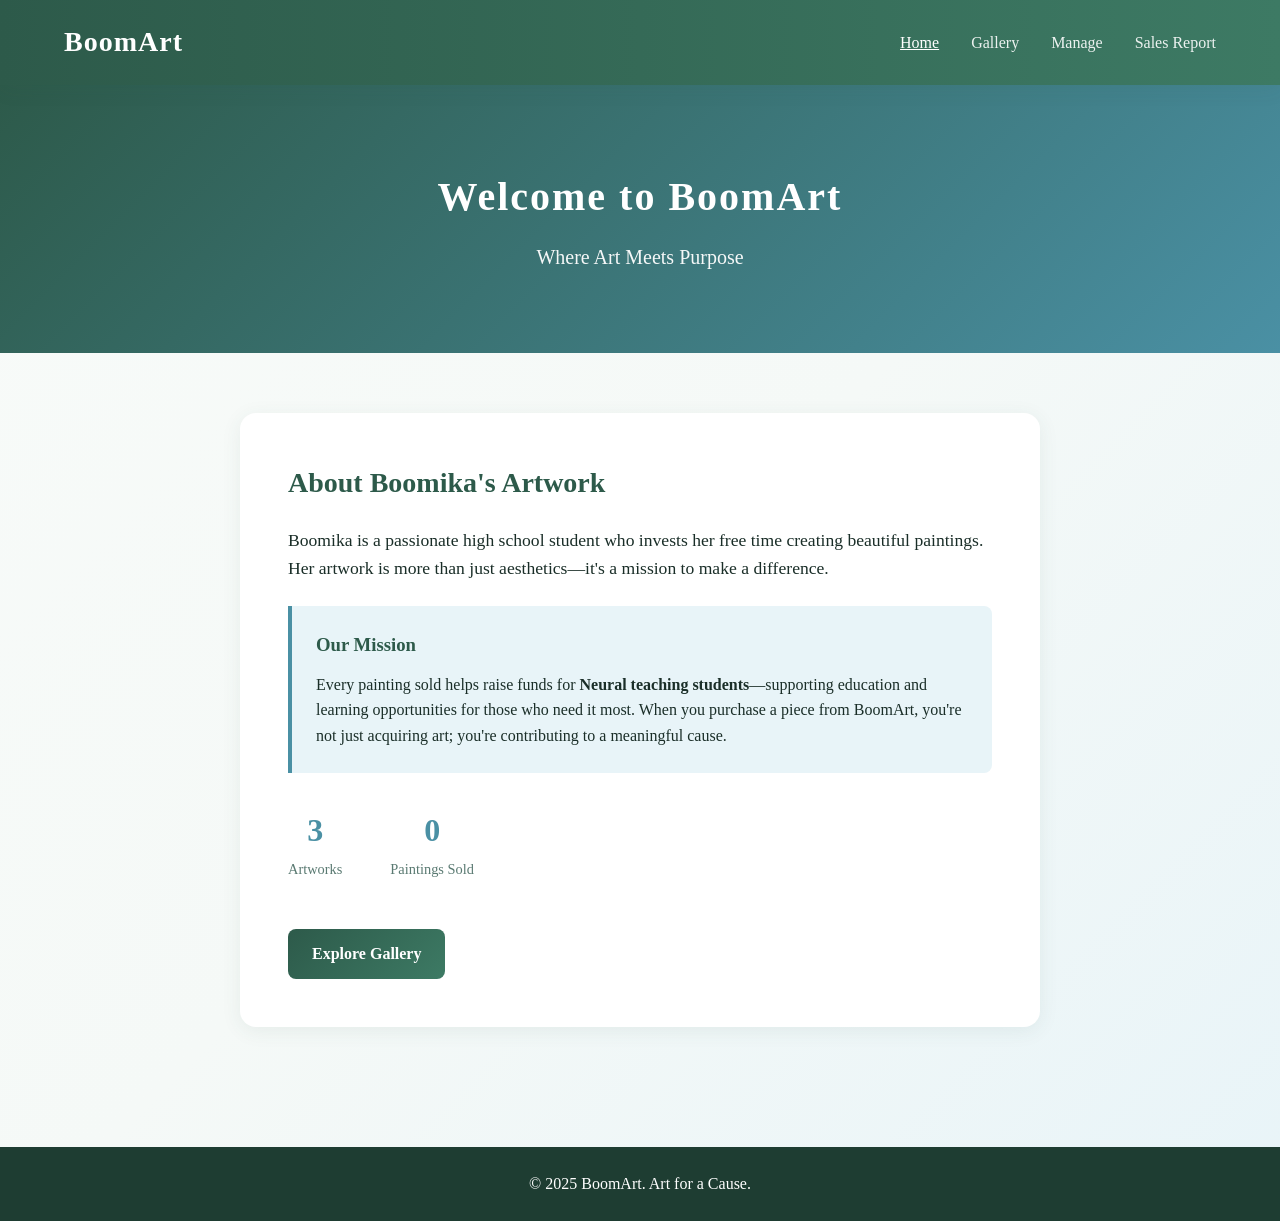
<file: index.html>
<!DOCTYPE html>
<html lang="en">
<head>
    <meta charset="UTF-8">
    <meta name="viewport" content="width=device-width, initial-scale=1.0">
    <title>BoomArt - Home | Art for a Cause</title>
    <link rel="stylesheet" href="css/style.css">
</head>
<body>
    <header class="header">
        <div class="container">
            <a href="index.html" class="logo">BoomArt</a>
            <button class="nav-toggle" id="navToggle" aria-label="Menu"><span></span></button>
            <nav class="nav" id="nav">
                <a href="index.html" class="nav-link active">Home</a>
                <a href="gallery.html" class="nav-link">Gallery</a>
                <a href="manage.html" class="nav-link">Manage</a>
                <a href="report.html" class="nav-link">Sales Report</a>
            </nav>
        </div>
    </header>

    <main class="main">
        <section class="hero">
            <div class="hero-content">
                <h1>Welcome to BoomArt</h1>
                <p class="hero-subtitle">Where Art Meets Purpose</p>
            </div>
        </section>

        <section class="about">
            <div class="container">
                <div class="about-card">
                    <h2>About Boomika's Artwork</h2>
                    <p class="about-intro">
                        Boomika is a passionate high school student who invests her free time creating beautiful paintings. 
                        Her artwork is more than just aesthetics—it's a mission to make a difference.
                    </p>
                    <div class="mission-box">
                        <h3>Our Mission</h3>
                        <p>
                            Every painting sold helps raise funds for <strong>Neural teaching students</strong>—supporting 
                            education and learning opportunities for those who need it most. When you purchase a piece 
                            from BoomArt, you're not just acquiring art; you're contributing to a meaningful cause.
                        </p>
                    </div>
                    <div class="stats">
                        <div class="stat-item">
                            <span class="stat-number" id="totalPaintings">0</span>
                            <span class="stat-label">Artworks</span>
                        </div>
                        <div class="stat-item">
                            <span class="stat-number" id="totalSales">0</span>
                            <span class="stat-label">Paintings Sold</span>
                        </div>
                    </div>
                    <a href="gallery.html" class="btn btn-primary">Explore Gallery</a>
                </div>
            </div>
        </section>
    </main>

    <footer class="footer">
        <div class="container">
            <p>&copy; 2025 BoomArt. Art for a Cause.</p>
        </div>
    </footer>

    <script src="js/data.js"></script>
    <script src="js/app.js"></script>
    <script>
        // Update home page stats
        document.addEventListener('DOMContentLoaded', function() {
            const paintings = DataStore.getPaintings();
            const sales = DataStore.getSales();
            document.getElementById('totalPaintings').textContent = paintings.length;
            document.getElementById('totalSales').textContent = sales.length;
        });
    </script>
</body>
</html>
</file>
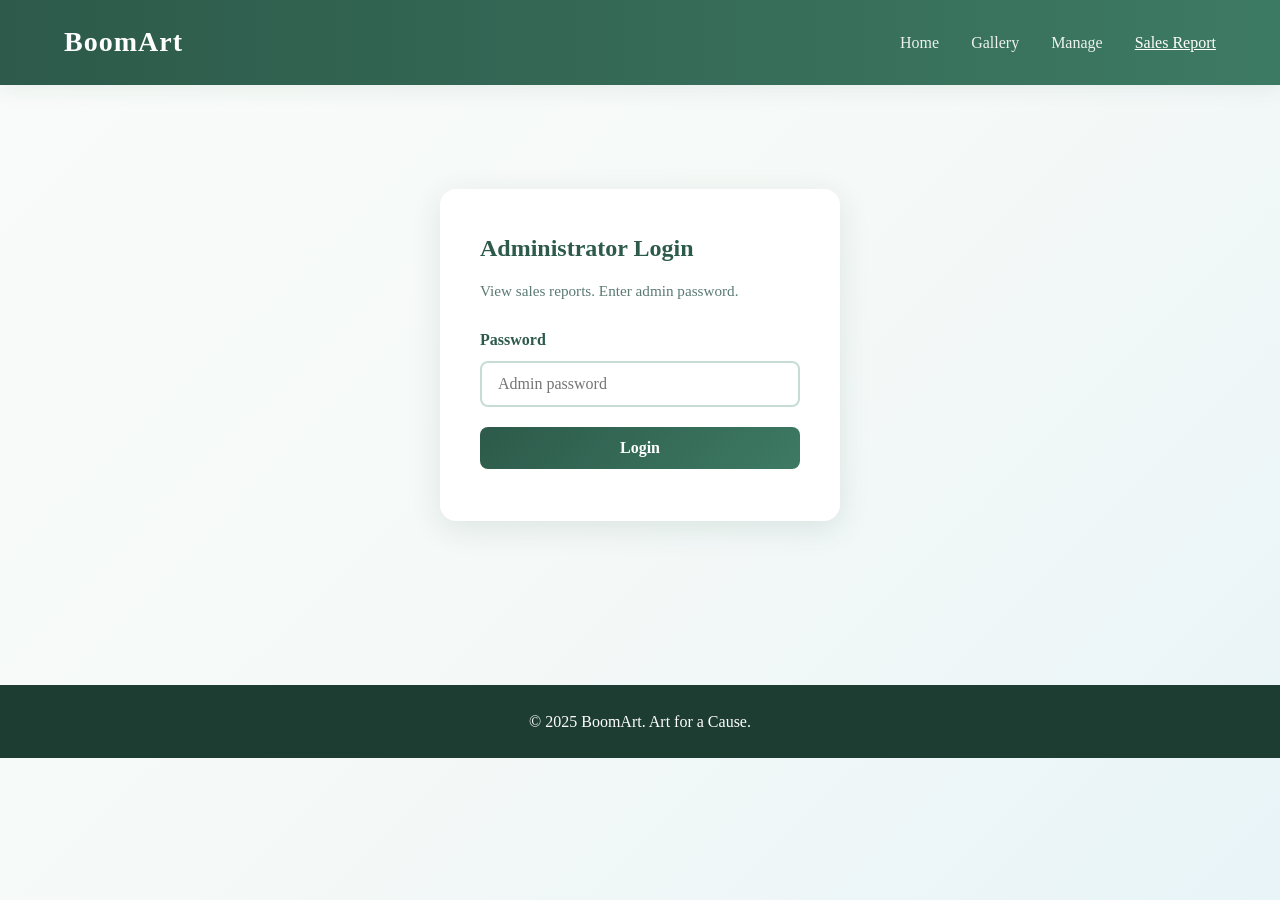
<file: report.html>
<!DOCTYPE html>
<html lang="en">
<head>
    <meta charset="UTF-8">
    <meta name="viewport" content="width=device-width, initial-scale=1.0">
    <title>BoomArt - Monthly Sales Report</title>
    <link rel="stylesheet" href="css/style.css">
</head>
<body>
    <header class="header">
        <div class="container">
            <a href="index.html" class="logo">BoomArt</a>
            <button class="nav-toggle" id="navToggle" aria-label="Menu"><span></span></button>
            <nav class="nav" id="nav">
                <a href="index.html" class="nav-link">Home</a>
                <a href="gallery.html" class="nav-link">Gallery</a>
                <a href="manage.html" class="nav-link">Manage</a>
                <a href="report.html" class="nav-link active">Sales Report</a>
                <button type="button" class="nav-link nav-logout" id="adminLogout" style="display:none;">Logout</button>
            </nav>
        </div>
    </header>

    <div id="adminLogin" class="admin-login-section">
        <div class="admin-login-card">
            <h2>Administrator Login</h2>
            <p class="admin-login-hint">View sales reports. Enter admin password.</p>
            <form id="adminLoginForm">
                <div class="form-group">
                    <label for="adminPassword">Password</label>
                    <input type="password" id="adminPassword" placeholder="Admin password" required autocomplete="current-password">
                </div>
                <button type="submit" class="btn btn-primary btn-block">Login</button>
            </form>
            <p id="adminLoginError" class="admin-login-error"></p>
        </div>
    </div>

    <main class="main" id="reportContent" style="display:none;">
        <section class="report-section">
            <div class="container">
                <h1>Monthly Sales Report</h1>
                <p class="section-desc">Track your sales performance by month.</p>

                <div class="report-filters">
                    <div class="form-group">
                        <label for="reportMonth">Select Month</label>
                        <select id="reportMonth">
                            <!-- Populated by JS -->
                        </select>
                    </div>
                    <div class="form-group">
                        <label for="reportYear">Select Year</label>
                        <select id="reportYear">
                            <!-- Populated by JS -->
                        </select>
                    </div>
                    <button class="btn btn-primary" id="generateReport">Generate Report</button>
                </div>

                <div class="report-card" id="reportCard">
                    <div class="report-summary">
                        <div class="summary-item">
                            <span class="summary-label">Total Sales</span>
                            <span class="summary-value" id="totalSalesCount">0</span>
                        </div>
                        <div class="summary-item">
                            <span class="summary-label">Revenue</span>
                            <span class="summary-value" id="totalRevenue">$0</span>
                        </div>
                    </div>
                    <div class="report-table-container">
                        <table class="report-table">
                            <thead>
                                <tr>
                                    <th>Date</th>
                                    <th>Items</th>
                                    <th>Amount</th>
                                </tr>
                            </thead>
                            <tbody id="reportTableBody">
                                <!-- Populated by JS -->
                            </tbody>
                        </table>
                    </div>
                    <div class="report-actions">
                        <button class="btn btn-primary" id="printReport">Print Report</button>
                    </div>
                </div>

                <div class="empty-report" id="emptyReport">
                    <p>No sales data for the selected period.</p>
                </div>
            </div>
        </section>
    </main>

    <footer class="footer">
        <div class="container">
            <p>&copy; 2025 BoomArt. Art for a Cause.</p>
        </div>
    </footer>

    <script src="js/auth.js"></script>
    <script src="js/data.js"></script>
    <script src="js/app.js"></script>
    <script src="js/report.js"></script>
    <script>
        (function() {
            if (Auth.isAdmin()) {
                document.getElementById('adminLogin').style.display = 'none';
                document.getElementById('reportContent').style.display = 'block';
                var logoutBtn = document.getElementById('adminLogout');
                if (logoutBtn) logoutBtn.style.display = 'block';
            } else {
                document.getElementById('adminLoginForm').addEventListener('submit', function(e) {
                    e.preventDefault();
                    var pwd = document.getElementById('adminPassword').value;
                    var err = document.getElementById('adminLoginError');
                    if (Auth.login(pwd)) {
                        document.getElementById('adminLogin').style.display = 'none';
                        document.getElementById('reportContent').style.display = 'block';
                        if (document.getElementById('adminLogout')) document.getElementById('adminLogout').style.display = 'block';
                        err.textContent = '';
                    } else {
                        err.textContent = 'Incorrect password.';
                    }
                });
            }
            document.getElementById('adminLogout') && document.getElementById('adminLogout').addEventListener('click', function() {
                Auth.logout();
                location.reload();
            });
        })();
    </script>
</body>
</html>
</file>
<file: css/style.css>
/* BoomArt - Elegant Theme: Green, White, Sea Blue */
:root {
    --primary-green: #2d5a4a;
    --primary-green-light: #3d7a64;
    --primary-green-dark: #1e3d32;
    --sea-blue: #4a90a4;
    --sea-blue-light: #6bb5c9;
    --sea-blue-pale: #e8f4f8;
    --white: #ffffff;
    --off-white: #f8fbf9;
    --cream: #f5f9f7;
    --text-dark: #1a2e28;
    --text-muted: #5a7a72;
    --border-color: #c5ddd4;
    --shadow: 0 4px 20px rgba(45, 90, 74, 0.08);
    --shadow-hover: 0 8px 30px rgba(45, 90, 74, 0.12);
}

* {
    margin: 0;
    padding: 0;
    box-sizing: border-box;
}

body {
    font-family: 'Georgia', 'Times New Roman', serif;
    background: linear-gradient(135deg, var(--off-white) 0%, var(--cream) 50%, var(--sea-blue-pale) 100%);
    color: var(--text-dark);
    min-height: 100vh;
    line-height: 1.6;
}

.container {
    max-width: 1200px;
    margin: 0 auto;
    padding: 0 24px;
}

/* Touch-friendly minimum sizes for mobile */
@media (max-width: 768px) {
    .btn, .nav-link, .qty-btn, input, select, textarea {
        min-height: 44px;
    }
}

/* Header */
.header {
    background: linear-gradient(90deg, var(--primary-green) 0%, var(--primary-green-light) 100%);
    color: var(--white);
    padding: 20px 0;
    position: sticky;
    top: 0;
    z-index: 100;
    box-shadow: var(--shadow);
}

.header .container {
    display: flex;
    align-items: center;
    justify-content: space-between;
}

.logo {
    font-size: 1.75rem;
    font-weight: 700;
    color: var(--white);
    text-decoration: none;
    letter-spacing: 1px;
}

.logo:hover {
    color: var(--sea-blue-light);
}

.nav {
    display: flex;
    gap: 32px;
}

.nav-link {
    color: rgba(255, 255, 255, 0.9);
    text-decoration: none;
    font-size: 1rem;
    transition: color 0.2s;
}

.nav-link:hover,
.nav-link.active {
    color: var(--white);
    text-decoration: underline;
}

.nav-link.nav-logout {
    background: none;
    border: none;
    cursor: pointer;
    font-size: 1rem;
    padding: 0;
}

/* Hamburger toggle - hidden on desktop */
.nav-toggle {
    display: none;
    width: 44px;
    height: 44px;
    background: transparent;
    border: none;
    cursor: pointer;
    padding: 10px;
    position: relative;
    z-index: 101;
    flex-shrink: 0;
}

.nav-toggle span {
    display: block;
    height: 3px;
    background: var(--white);
    border-radius: 2px;
    transition: opacity 0.3s;
}

.nav-toggle::before,
.nav-toggle::after {
    content: '';
    display: block;
    height: 3px;
    background: var(--white);
    border-radius: 2px;
    transition: transform 0.3s;
}

.nav-toggle::before {
    margin-bottom: 6px;
}

.nav-toggle span {
    margin-bottom: 6px;
}

.nav-toggle::after {
    margin-bottom: 0;
}

.nav-toggle.active::before {
    transform: translateY(9px) rotate(45deg);
}

.nav-toggle.active span {
    opacity: 0;
}

.nav-toggle.active::after {
    transform: translateY(-9px) rotate(-45deg);
}

/* Admin login */
.admin-login-section {
    min-height: 60vh;
    display: flex;
    align-items: center;
    justify-content: center;
    padding: 24px;
}

.admin-login-card {
    background: var(--white);
    border-radius: 16px;
    padding: 40px;
    max-width: 400px;
    width: 100%;
    box-shadow: var(--shadow-hover);
}

.admin-login-card h2 {
    color: var(--primary-green);
    margin-bottom: 12px;
}

.admin-login-hint {
    color: var(--text-muted);
    font-size: 0.95rem;
    margin-bottom: 24px;
}

.admin-login-error {
    color: #c44;
    font-size: 0.9rem;
    margin-top: 12px;
}

.btn-block {
    width: 100%;
}

.cart-badge {
    background: var(--sea-blue);
    color: var(--white);
    width: 28px;
    height: 28px;
    border-radius: 50%;
    display: flex;
    align-items: center;
    justify-content: center;
    font-size: 0.85rem;
    font-weight: 600;
}

/* Buttons */
.btn {
    display: inline-block;
    padding: 12px 24px;
    border: none;
    border-radius: 8px;
    font-size: 1rem;
    font-weight: 600;
    cursor: pointer;
    transition: all 0.2s;
    text-decoration: none;
    font-family: inherit;
}

.btn-primary {
    background: linear-gradient(135deg, var(--primary-green) 0%, var(--primary-green-light) 100%);
    color: var(--white);
}

.btn-primary:hover {
    background: linear-gradient(135deg, var(--primary-green-dark) 0%, var(--primary-green) 100%);
    transform: translateY(-1px);
    box-shadow: var(--shadow-hover);
}

.btn-outline {
    background: transparent;
    color: var(--primary-green);
    border: 2px solid var(--primary-green);
}

.btn-outline:hover {
    background: var(--primary-green);
    color: var(--white);
}

.btn-danger {
    background: #c44;
    color: var(--white);
}

.btn-danger:hover {
    background: #a33;
    color: var(--white);
}

/* Hero */
.hero {
    background: linear-gradient(135deg, var(--primary-green) 0%, var(--sea-blue) 100%);
    color: var(--white);
    padding: 80px 24px;
    text-align: center;
}

.hero-content h1 {
    font-size: 2.5rem;
    margin-bottom: 12px;
    letter-spacing: 2px;
}

.hero-subtitle {
    font-size: 1.25rem;
    opacity: 0.95;
}

/* About Section */
.about {
    padding: 60px 0;
}

.about-card {
    background: var(--white);
    border-radius: 16px;
    padding: 48px;
    box-shadow: var(--shadow);
    max-width: 800px;
    margin: 0 auto;
}

.about-card h2 {
    color: var(--primary-green);
    font-size: 1.75rem;
    margin-bottom: 20px;
}

.about-intro {
    font-size: 1.1rem;
    color: var(--text-dark);
    margin-bottom: 24px;
}

.mission-box {
    background: var(--sea-blue-pale);
    border-left: 4px solid var(--sea-blue);
    padding: 24px;
    margin: 24px 0;
    border-radius: 0 8px 8px 0;
}

.mission-box h3 {
    color: var(--primary-green);
    margin-bottom: 12px;
}

.stats {
    display: flex;
    gap: 48px;
    margin: 32px 0;
}

.stat-item {
    text-align: center;
}

.stat-number {
    display: block;
    font-size: 2rem;
    font-weight: 700;
    color: var(--sea-blue);
}

.stat-label {
    font-size: 0.9rem;
    color: var(--text-muted);
}

.about-card .btn {
    margin-top: 16px;
}

/* Gallery */
.gallery-section {
    padding: 48px 0;
}

.gallery-section h1 {
    color: var(--primary-green);
    margin-bottom: 12px;
}

.section-desc {
    color: var(--text-muted);
    margin-bottom: 32px;
}

.gallery-grid {
    display: grid;
    grid-template-columns: repeat(auto-fill, minmax(280px, 1fr));
    gap: 24px;
}

.gallery-card {
    background: var(--white);
    border-radius: 12px;
    overflow: hidden;
    box-shadow: var(--shadow);
    transition: transform 0.2s, box-shadow 0.2s;
}

.gallery-card:hover {
    transform: translateY(-4px);
    box-shadow: var(--shadow-hover);
}

.gallery-card img {
    width: 100%;
    height: 220px;
    object-fit: cover;
}

.gallery-card-body {
    padding: 20px;
}

.gallery-card h3 {
    color: var(--primary-green);
    font-size: 1.2rem;
    margin-bottom: 8px;
}

.gallery-card p {
    color: var(--text-muted);
    font-size: 0.95rem;
    margin-bottom: 12px;
    line-height: 1.5;
}

.gallery-card .price {
    font-size: 1.25rem;
    font-weight: 700;
    color: var(--sea-blue);
    margin-bottom: 16px;
}

.gallery-card .btn {
    width: 100%;
    text-align: center;
}

.empty-state {
    text-align: center;
    padding: 60px 24px;
    background: var(--white);
    border-radius: 12px;
    box-shadow: var(--shadow);
}

.empty-state p {
    margin-bottom: 20px;
    color: var(--text-muted);
}

/* Cart Sidebar */
.cart-sidebar {
    position: fixed;
    top: 0;
    right: -400px;
    width: 380px;
    height: 100vh;
    background: var(--white);
    box-shadow: -4px 0 20px rgba(0, 0, 0, 0.1);
    transition: right 0.3s;
    z-index: 200;
    display: flex;
    flex-direction: column;
}

.cart-sidebar.open {
    right: 0;
}

.cart-header {
    padding: 24px;
    border-bottom: 1px solid var(--border-color);
    display: flex;
    justify-content: space-between;
    align-items: center;
}

.cart-header h3 {
    color: var(--primary-green);
}

.cart-close {
    background: none;
    border: none;
    font-size: 1.5rem;
    cursor: pointer;
    color: var(--text-muted);
}

.cart-items {
    flex: 1;
    overflow-y: auto;
    padding: 24px;
}

.cart-item {
    display: flex;
    gap: 16px;
    padding: 16px 0;
    border-bottom: 1px solid var(--border-color);
}

.cart-item img {
    width: 60px;
    height: 60px;
    object-fit: cover;
    border-radius: 8px;
}

.cart-item-info {
    flex: 1;
}

.cart-item-info h4 {
    font-size: 0.95rem;
    color: var(--primary-green);
}

.cart-item-info .price {
    color: var(--sea-blue);
    font-weight: 600;
}

.cart-item-modify {
    display: flex;
    align-items: center;
    gap: 8px;
    margin-top: 8px;
}

.qty-btn {
    width: 28px;
    height: 28px;
    border: 2px solid var(--primary-green);
    background: var(--white);
    color: var(--primary-green);
    border-radius: 6px;
    font-size: 1rem;
    font-weight: 600;
    cursor: pointer;
    line-height: 1;
    transition: background 0.2s, color 0.2s;
}

.qty-btn:hover {
    background: var(--primary-green);
    color: var(--white);
}

.qty-value {
    min-width: 24px;
    text-align: center;
    font-weight: 600;
}

.btn-remove {
    margin-left: 8px;
    padding: 4px 10px;
    font-size: 0.8rem;
    background: transparent;
    border: 1px solid var(--text-muted);
    color: var(--text-muted);
    border-radius: 6px;
    cursor: pointer;
    font-family: inherit;
}

.btn-remove:hover {
    border-color: #c44;
    color: #c44;
}

.cart-footer {
    padding: 24px;
    border-top: 1px solid var(--border-color);
}

.cart-total {
    font-size: 1.25rem;
    font-weight: 700;
    margin-bottom: 16px;
    display: flex;
    justify-content: space-between;
}

.cart-total span:last-child {
    color: var(--sea-blue);
}

.cart-actions {
    display: flex;
    gap: 12px;
}

.cart-actions .btn {
    flex: 1;
}

/* Payment Modal */
.modal {
    display: none;
    position: fixed;
    top: 0;
    left: 0;
    width: 100%;
    height: 100%;
    background: rgba(0, 0, 0, 0.5);
    z-index: 300;
    align-items: center;
    justify-content: center;
}

.modal.open {
    display: flex;
}

.modal-content {
    background: var(--white);
    padding: 40px;
    border-radius: 16px;
    max-width: 400px;
    width: 90%;
    position: relative;
    box-shadow: var(--shadow-hover);
}

.modal-close {
    position: absolute;
    top: 16px;
    right: 16px;
    background: none;
    border: none;
    font-size: 1.5rem;
    cursor: pointer;
    color: var(--text-muted);
}

.modal-content h2 {
    color: var(--primary-green);
    margin-bottom: 20px;
}

.payment-amount {
    margin-bottom: 24px;
    font-size: 1.1rem;
}

.qr-container {
    background: var(--off-white);
    padding: 20px;
    border-radius: 12px;
    text-align: center;
    margin-bottom: 16px;
}

.qr-container img {
    max-width: 200px;
    height: auto;
}

.qr-hint {
    font-size: 0.9rem;
    color: var(--text-muted);
    margin-bottom: 24px;
}

.payment-actions {
    display: flex;
    gap: 12px;
}

.payment-actions .btn {
    flex: 1;
}

/* Manage Section */
.manage-section {
    padding: 48px 0;
}

.form-card {
    background: var(--white);
    border-radius: 12px;
    padding: 32px;
    margin-bottom: 48px;
    box-shadow: var(--shadow);
}

.form-card h2 {
    color: var(--primary-green);
    margin-bottom: 24px;
}

.form-group {
    margin-bottom: 20px;
}

.form-group label {
    display: block;
    margin-bottom: 8px;
    color: var(--primary-green);
    font-weight: 600;
}

.form-group input,
.form-group textarea,
.form-group select {
    width: 100%;
    padding: 12px 16px;
    border: 2px solid var(--border-color);
    border-radius: 8px;
    font-size: 1rem;
    font-family: inherit;
}

.form-group input:focus,
.form-group textarea:focus {
    outline: none;
    border-color: var(--sea-blue);
}

.image-upload-area {
    border: 2px dashed var(--border-color);
    border-radius: 8px;
    padding: 16px;
    background: var(--off-white);
}

.image-preview {
    min-height: 120px;
    display: flex;
    align-items: center;
    justify-content: center;
    margin-bottom: 16px;
    border-radius: 8px;
    background: var(--white);
    overflow: hidden;
}

.image-preview img {
    max-width: 100%;
    max-height: 200px;
    object-fit: contain;
}

.image-preview span {
    color: var(--text-muted);
    font-size: 0.95rem;
}

.image-sources {
    display: flex;
    align-items: center;
    gap: 12px;
    flex-wrap: wrap;
}

.image-sources .file-label {
    margin: 0;
    cursor: pointer;
}

.image-sources input[type="text"] {
    flex: 1;
    min-width: 180px;
}

.image-sources .or {
    color: var(--text-muted);
    font-size: 0.9rem;
}

.form-actions {
    display: flex;
    gap: 12px;
    margin-top: 24px;
}

.paintings-list h2 {
    color: var(--primary-green);
    margin-bottom: 24px;
}

.paintings-grid {
    display: grid;
    grid-template-columns: repeat(auto-fill, minmax(260px, 1fr));
    gap: 24px;
}

.manage-card {
    background: var(--white);
    border-radius: 12px;
    overflow: hidden;
    box-shadow: var(--shadow);
}

.manage-card img {
    width: 100%;
    height: 180px;
    object-fit: cover;
}

.manage-card-body {
    padding: 20px;
}

.manage-card h3 {
    color: var(--primary-green);
    font-size: 1.1rem;
    margin-bottom: 8px;
}

.manage-card .price {
    color: var(--sea-blue);
    font-weight: 600;
    margin-bottom: 16px;
}

.manage-card-actions {
    display: flex;
    gap: 8px;
}

.manage-card-actions .btn {
    flex: 1;
    padding: 8px 12px;
    font-size: 0.9rem;
}

/* Report Section */
.report-section {
    padding: 48px 0;
}

.report-filters {
    display: flex;
    gap: 24px;
    align-items: flex-end;
    margin-bottom: 32px;
    flex-wrap: wrap;
}

.report-filters .form-group {
    margin-bottom: 0;
}

.report-filters .form-group label {
    margin-bottom: 8px;
}

.report-card {
    background: var(--white);
    border-radius: 12px;
    padding: 32px;
    box-shadow: var(--shadow);
    margin-bottom: 24px;
}

.report-summary {
    display: flex;
    gap: 48px;
    margin-bottom: 32px;
    padding-bottom: 24px;
    border-bottom: 1px solid var(--border-color);
}

.summary-item {
    display: flex;
    flex-direction: column;
}

.summary-label {
    font-size: 0.9rem;
    color: var(--text-muted);
}

.summary-value {
    font-size: 1.5rem;
    font-weight: 700;
    color: var(--sea-blue);
}

.report-table {
    width: 100%;
    border-collapse: collapse;
}

.report-table th,
.report-table td {
    padding: 12px 16px;
    text-align: left;
    border-bottom: 1px solid var(--border-color);
}

.report-table th {
    background: var(--sea-blue-pale);
    color: var(--primary-green);
    font-weight: 600;
}

.report-actions {
    margin-top: 24px;
}

.empty-report {
    text-align: center;
    padding: 48px;
    background: var(--white);
    border-radius: 12px;
    color: var(--text-muted);
}

/* Bill Print Styles */
@media print {
    body * {
        visibility: hidden;
    }
    .bill-print, .bill-print * {
        visibility: visible;
    }
    .bill-print {
        position: absolute;
        left: 0;
        top: 0;
        width: 100%;
        padding: 24px;
        background: white;
    }
    .no-print {
        display: none !important;
    }
}

.bill-print {
    font-family: Georgia, serif;
    max-width: 400px;
    margin: 0 auto;
}

.bill-print h2 {
    color: var(--primary-green);
    text-align: center;
    margin-bottom: 24px;
}

.bill-print .bill-date {
    margin-bottom: 16px;
}

.bill-print table {
    width: 100%;
    margin: 24px 0;
}

.bill-print th,
.bill-print td {
    padding: 8px 0;
    border-bottom: 1px solid #ddd;
}

.bill-print .total-row {
    font-weight: 700;
    font-size: 1.2rem;
}

/* Footer */
.footer {
    background: var(--primary-green-dark);
    color: var(--white);
    padding: 24px 0;
    text-align: center;
    margin-top: 60px;
}

/* Responsive - Mobile & Tablet */
@media (max-width: 768px) {
    .nav-toggle {
        display: flex;
        flex-direction: column;
        justify-content: center;
    }

    .nav {
        position: fixed;
        top: 0;
        right: 0;
        width: min(320px, 85vw);
        height: 100vh;
        background: linear-gradient(180deg, var(--primary-green) 0%, var(--primary-green-dark) 100%);
        flex-direction: column;
        padding: 80px 24px 24px;
        gap: 0;
        box-shadow: -4px 0 20px rgba(0,0,0,0.2);
        transform: translateX(100%);
        transition: transform 0.3s;
        z-index: 99;
    }

    .nav.open {
        transform: translateX(0);
    }

    .nav .nav-link {
        padding: 14px 0;
        border-bottom: 1px solid rgba(255,255,255,0.15);
        font-size: 1.1rem;
    }

    .nav .nav-logout {
        margin-top: 16px;
        border-bottom: none;
    }

    body.nav-open::after {
        content: '';
        position: fixed;
        inset: 0;
        background: rgba(0,0,0,0.4);
        z-index: 98;
    }

    .hero {
        padding: 48px 16px;
    }

    .hero-content h1 {
        font-size: 1.75rem;
    }

    .hero-subtitle {
        font-size: 1rem;
    }

    .about-card {
        padding: 24px 20px;
    }

    .about-card h2 {
        font-size: 1.4rem;
    }

    .stats {
        flex-direction: column;
        gap: 24px;
    }

    .gallery-grid {
        grid-template-columns: 1fr;
        gap: 20px;
    }

    .cart-sidebar {
        width: 100%;
        right: -100%;
    }

    .cart-sidebar.open {
        right: 0;
    }

    .form-card {
        padding: 20px;
    }

    .paintings-grid {
        grid-template-columns: 1fr;
    }

    .report-filters {
        flex-direction: column;
    }

    .report-table-container {
        overflow-x: auto;
        -webkit-overflow-scrolling: touch;
    }

    .report-table {
        min-width: 320px;
    }

    .image-sources {
        flex-direction: column;
        align-items: stretch;
    }

    .image-sources .or {
        text-align: center;
    }
}

/* Large mobile / small tablet */
@media (min-width: 769px) and (max-width: 1024px) {
    .gallery-grid {
        grid-template-columns: repeat(2, 1fr);
    }

    .paintings-grid {
        grid-template-columns: repeat(2, 1fr);
    }
}
</file>
